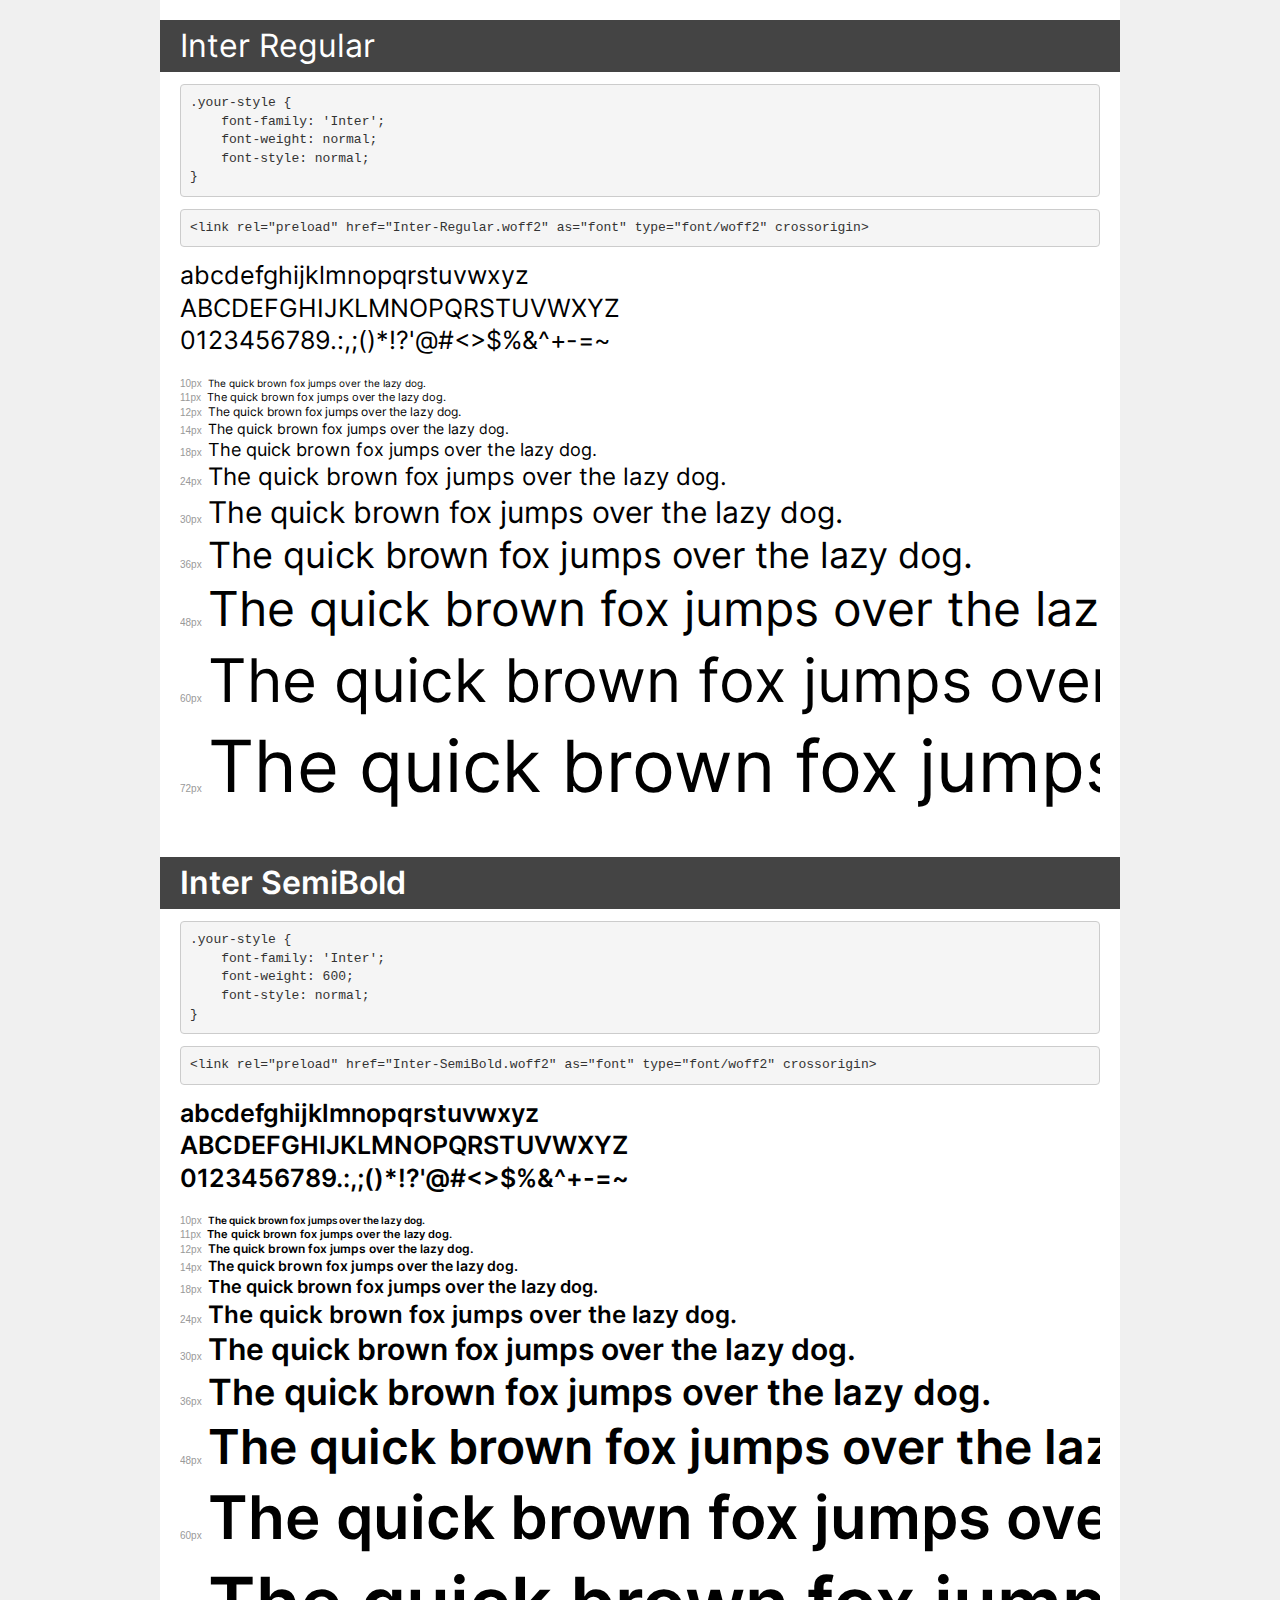
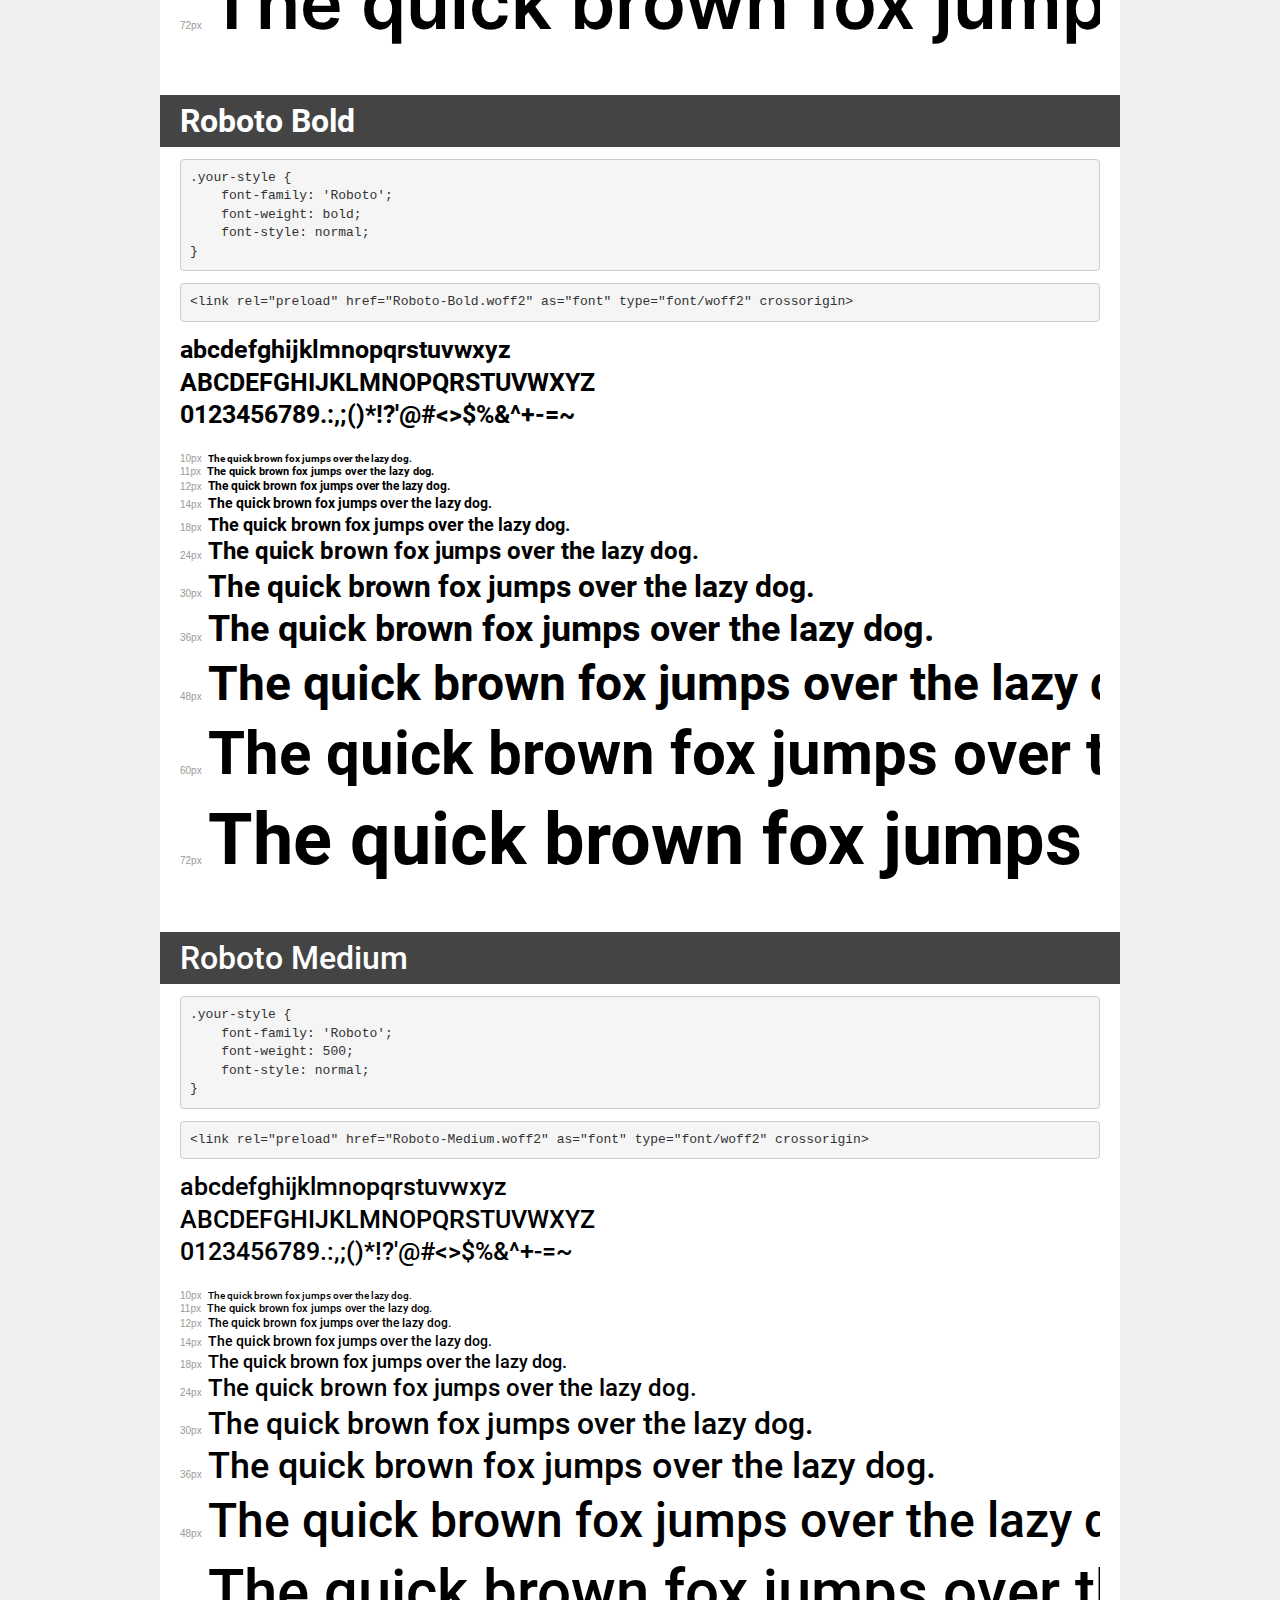
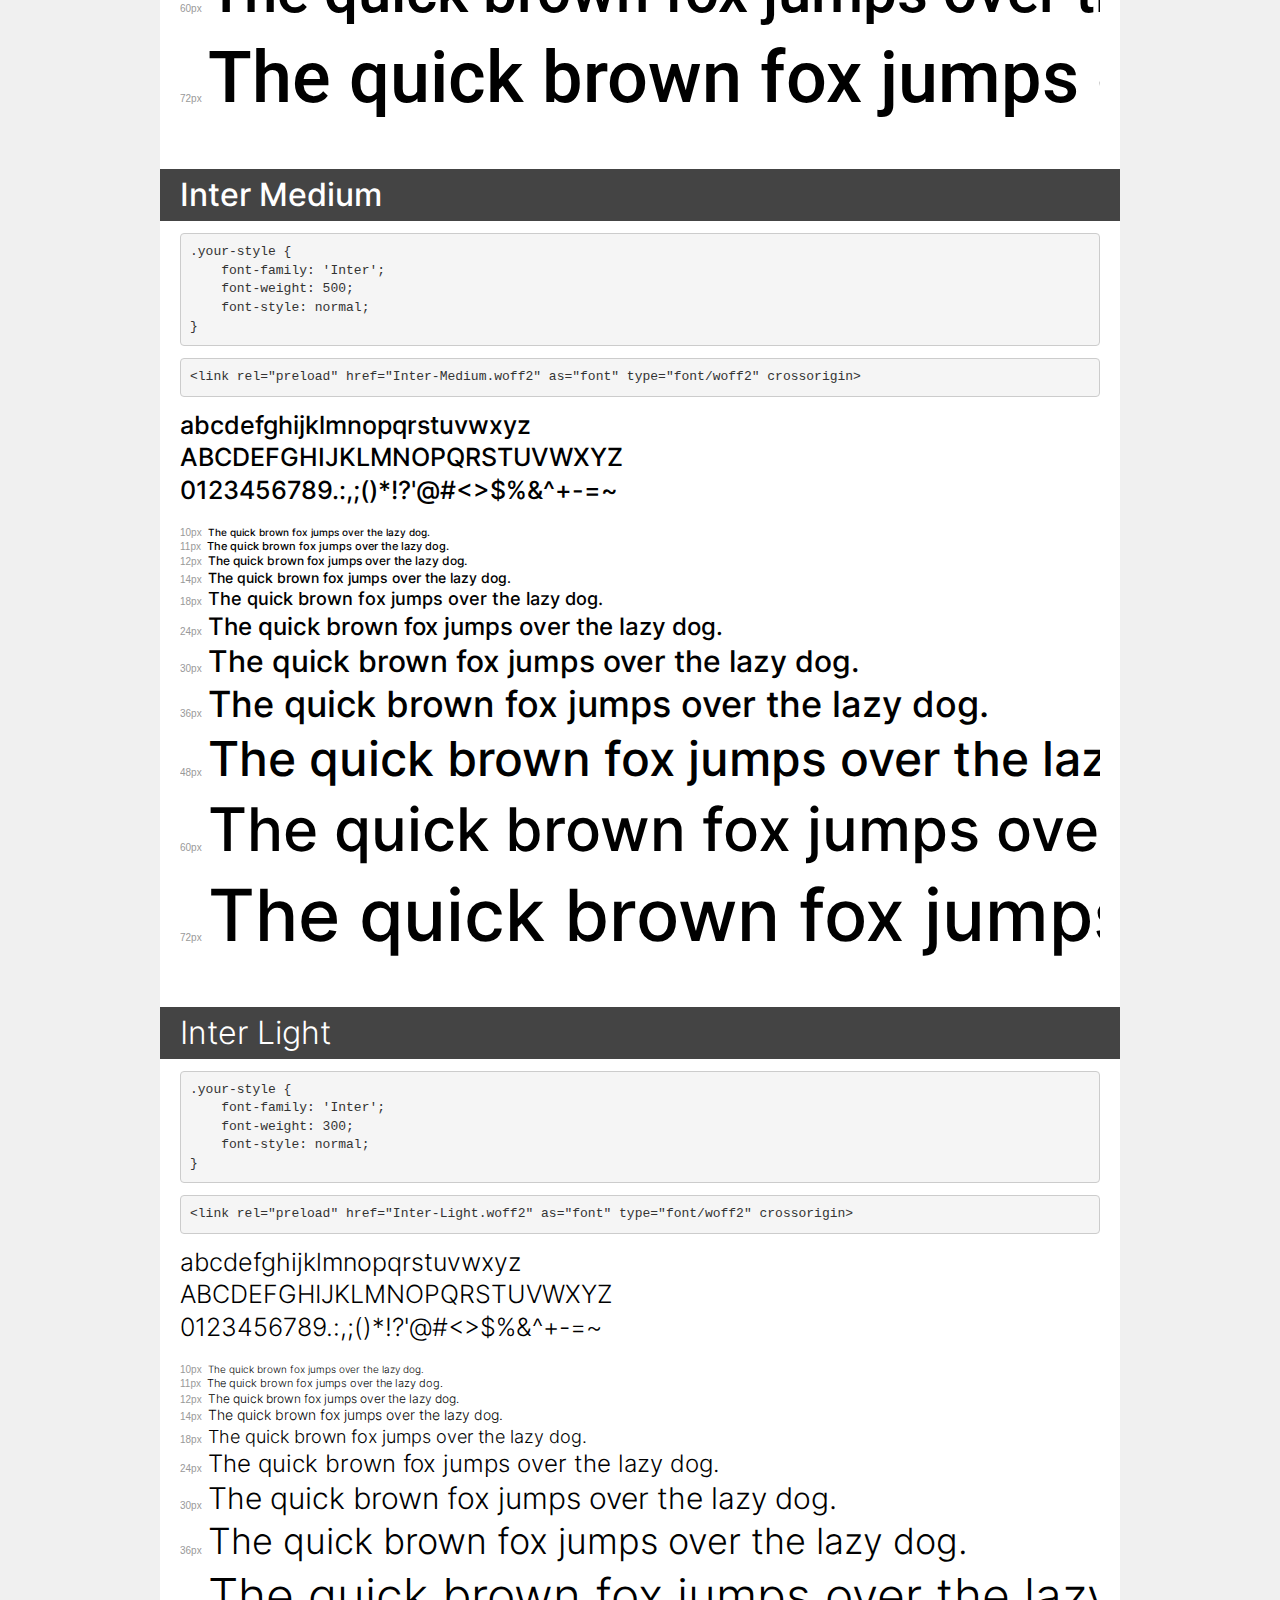
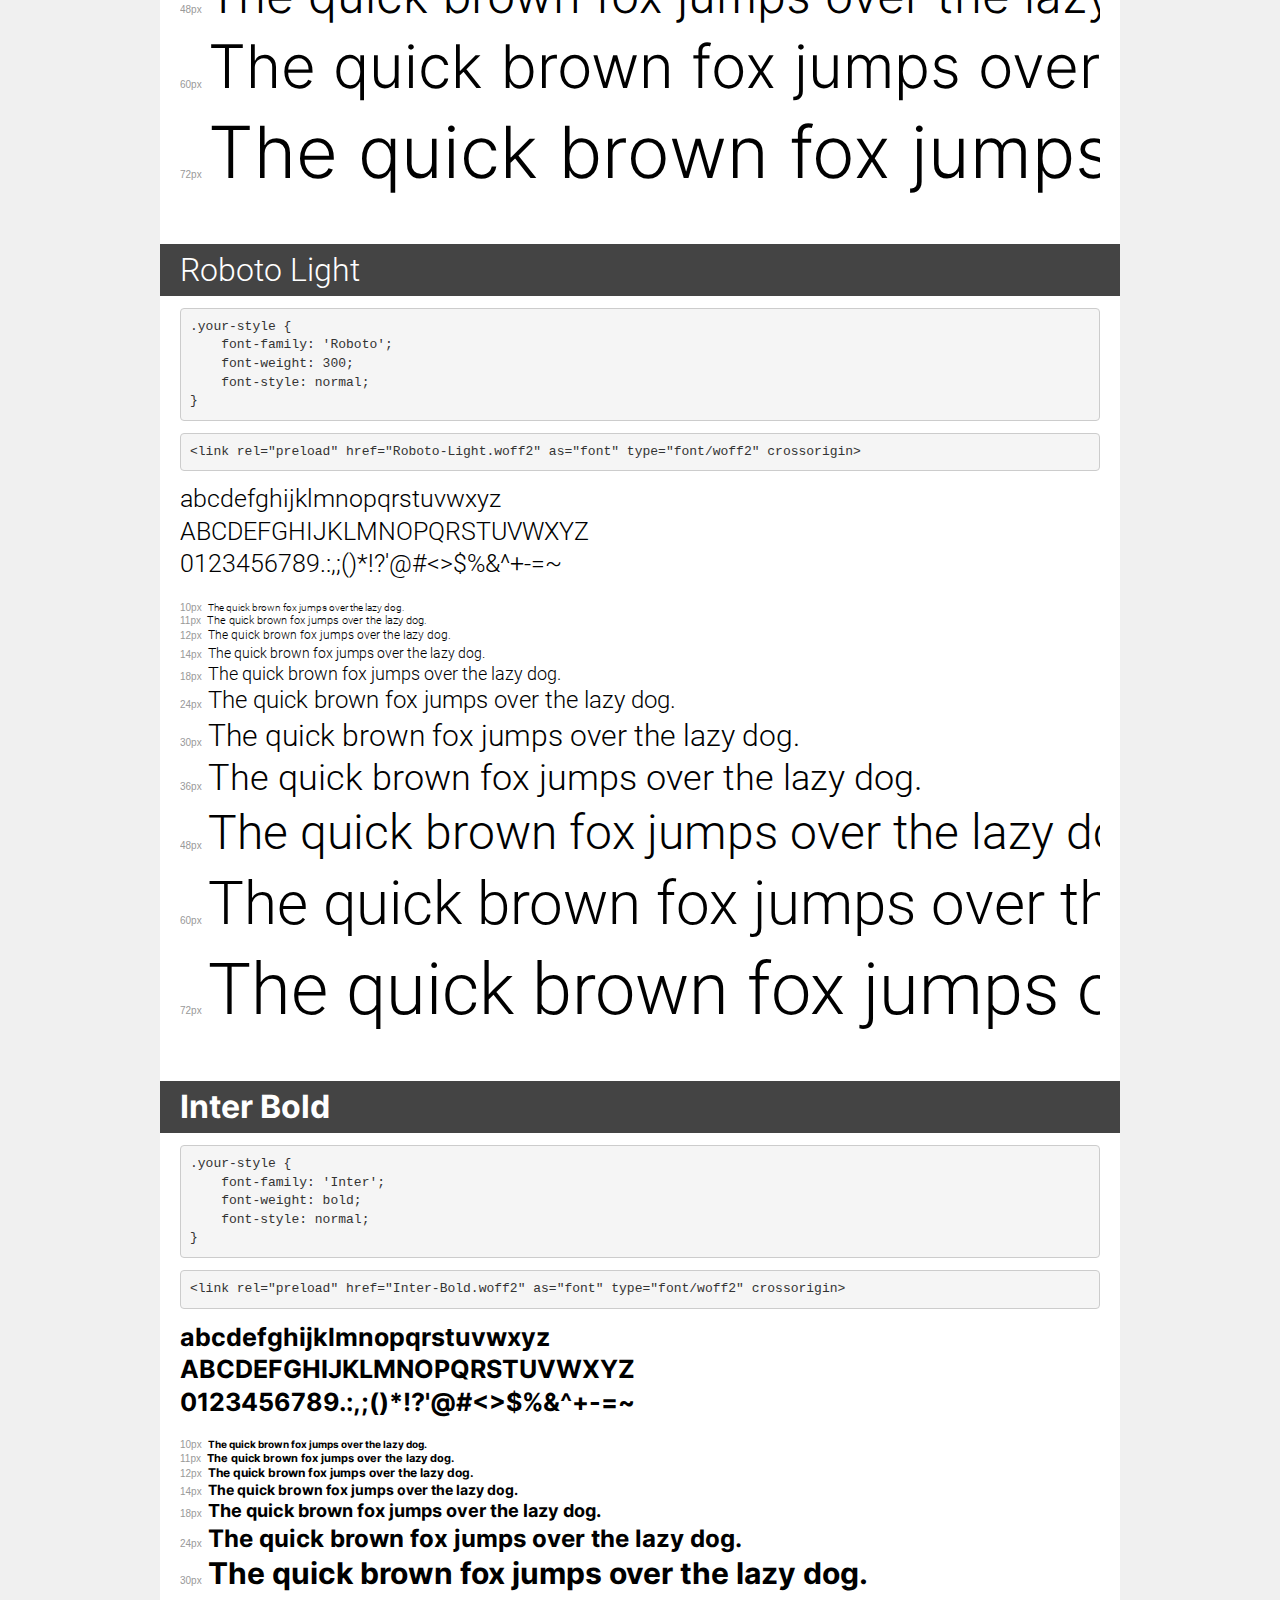
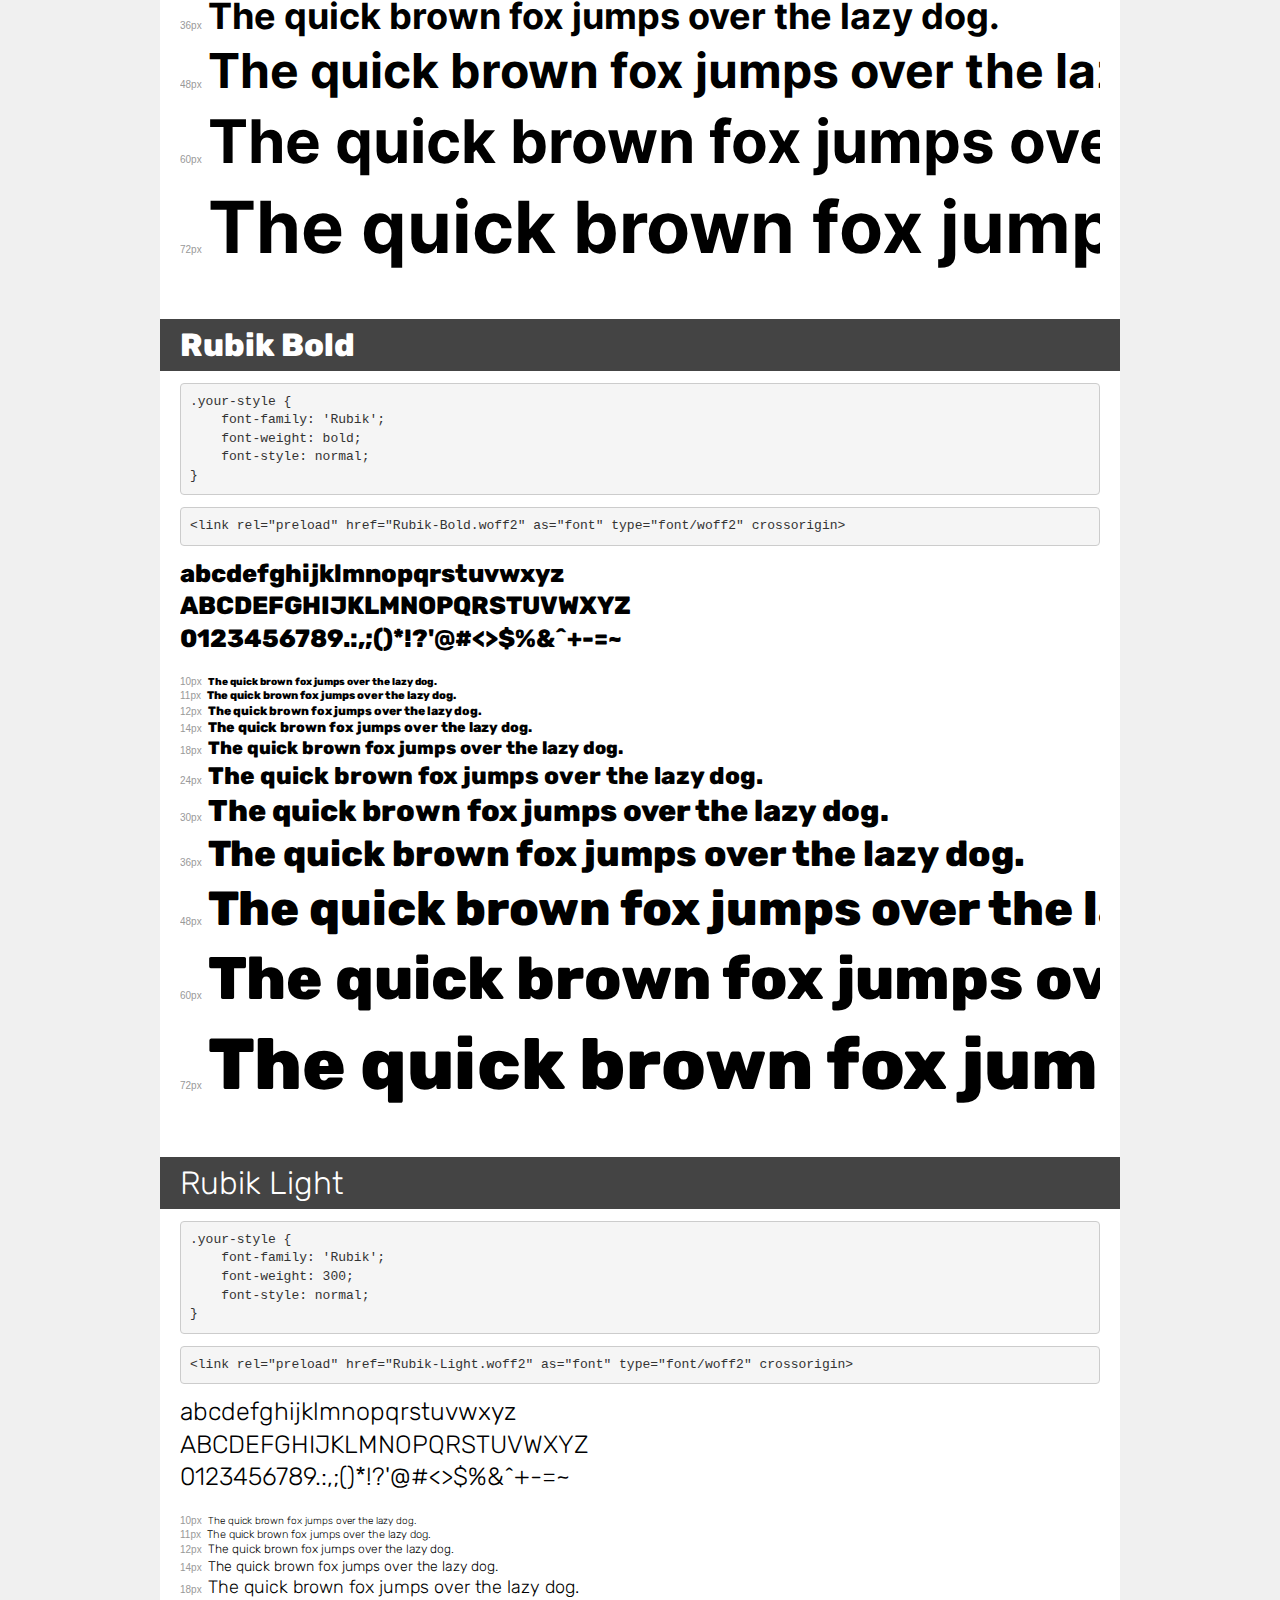
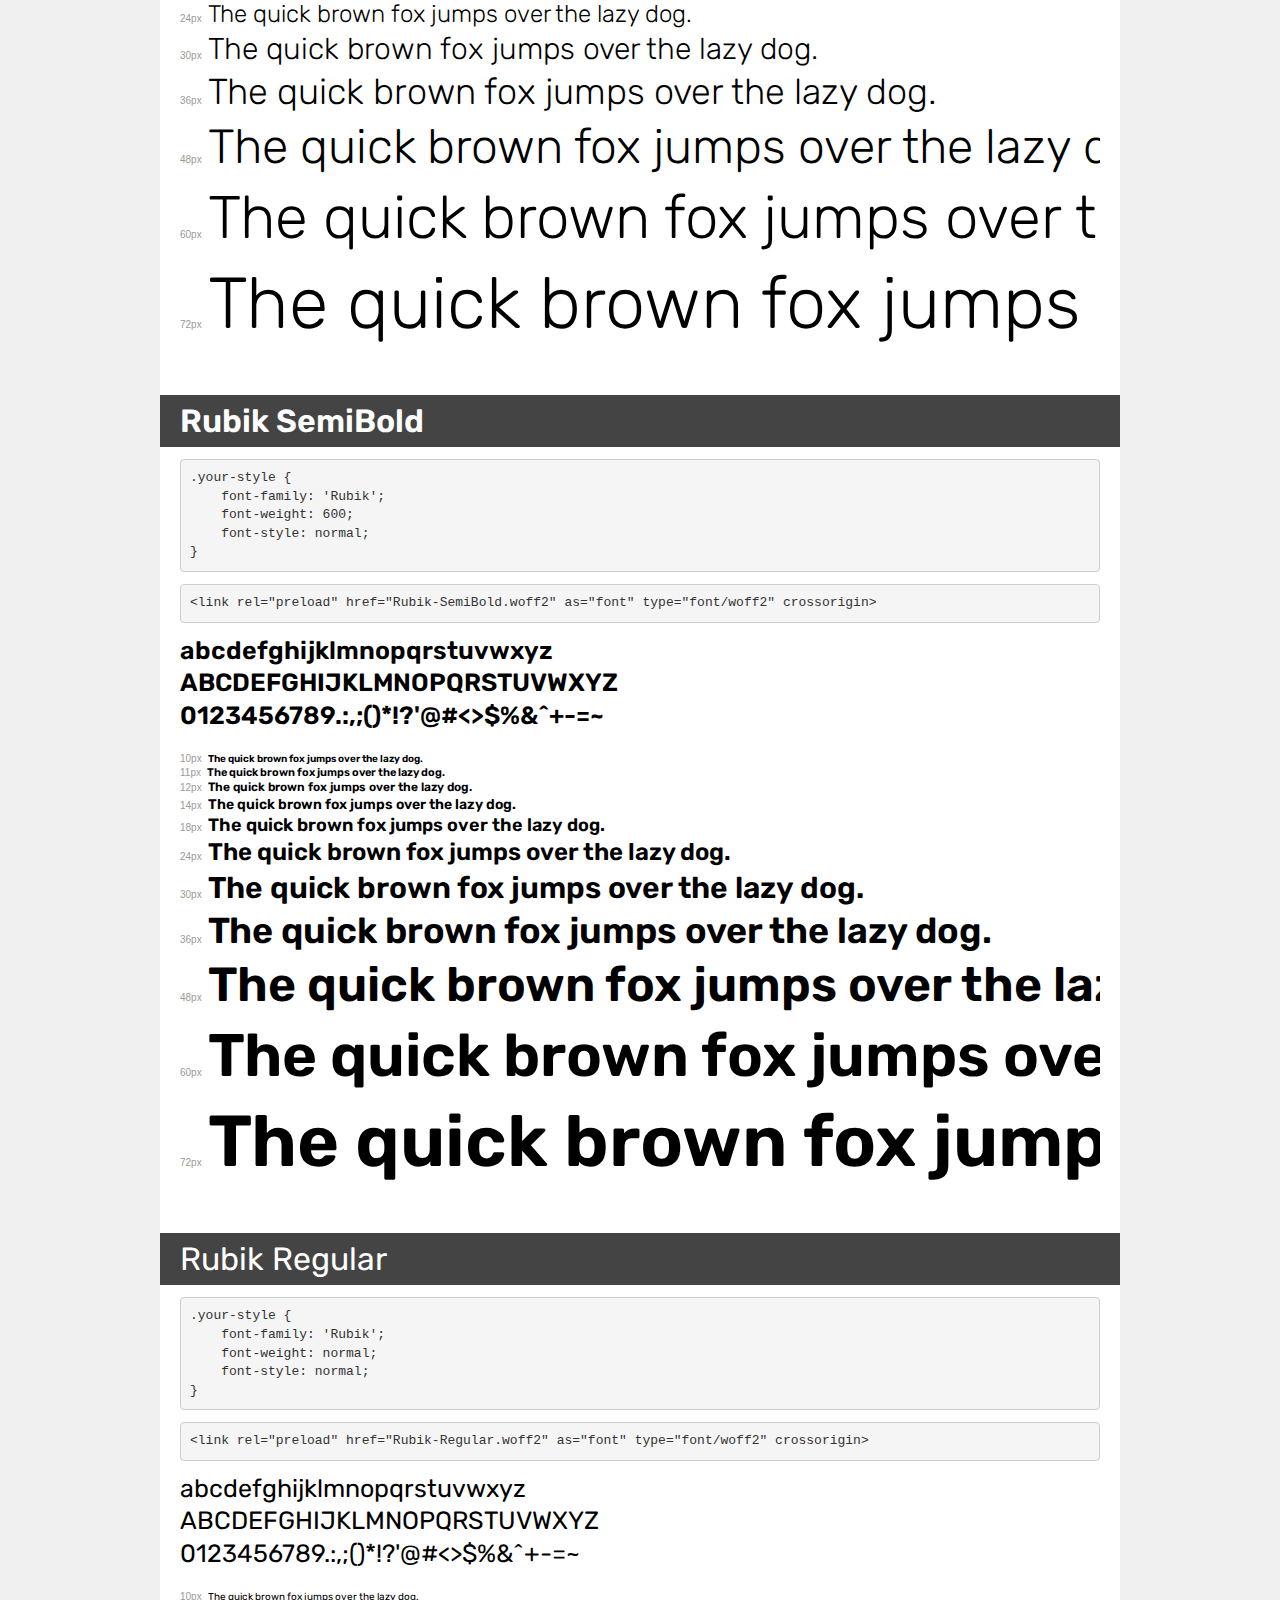
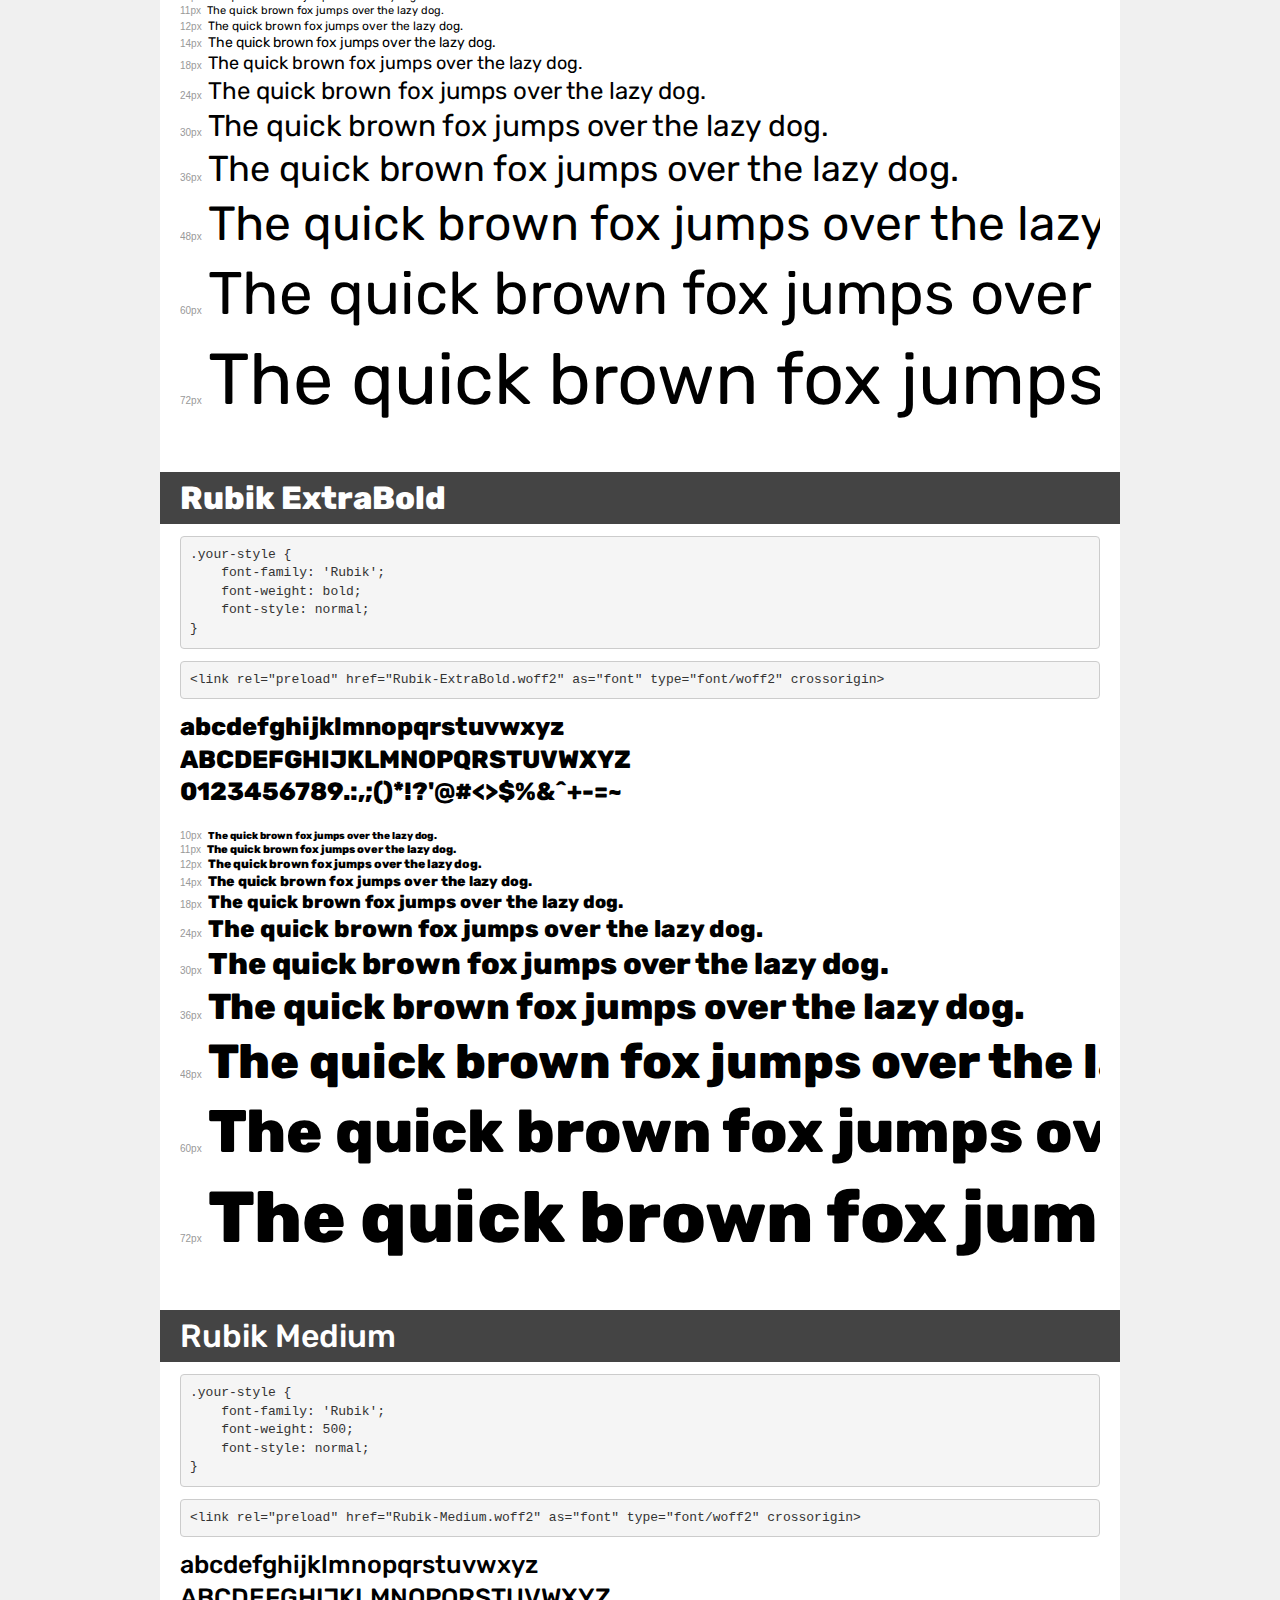
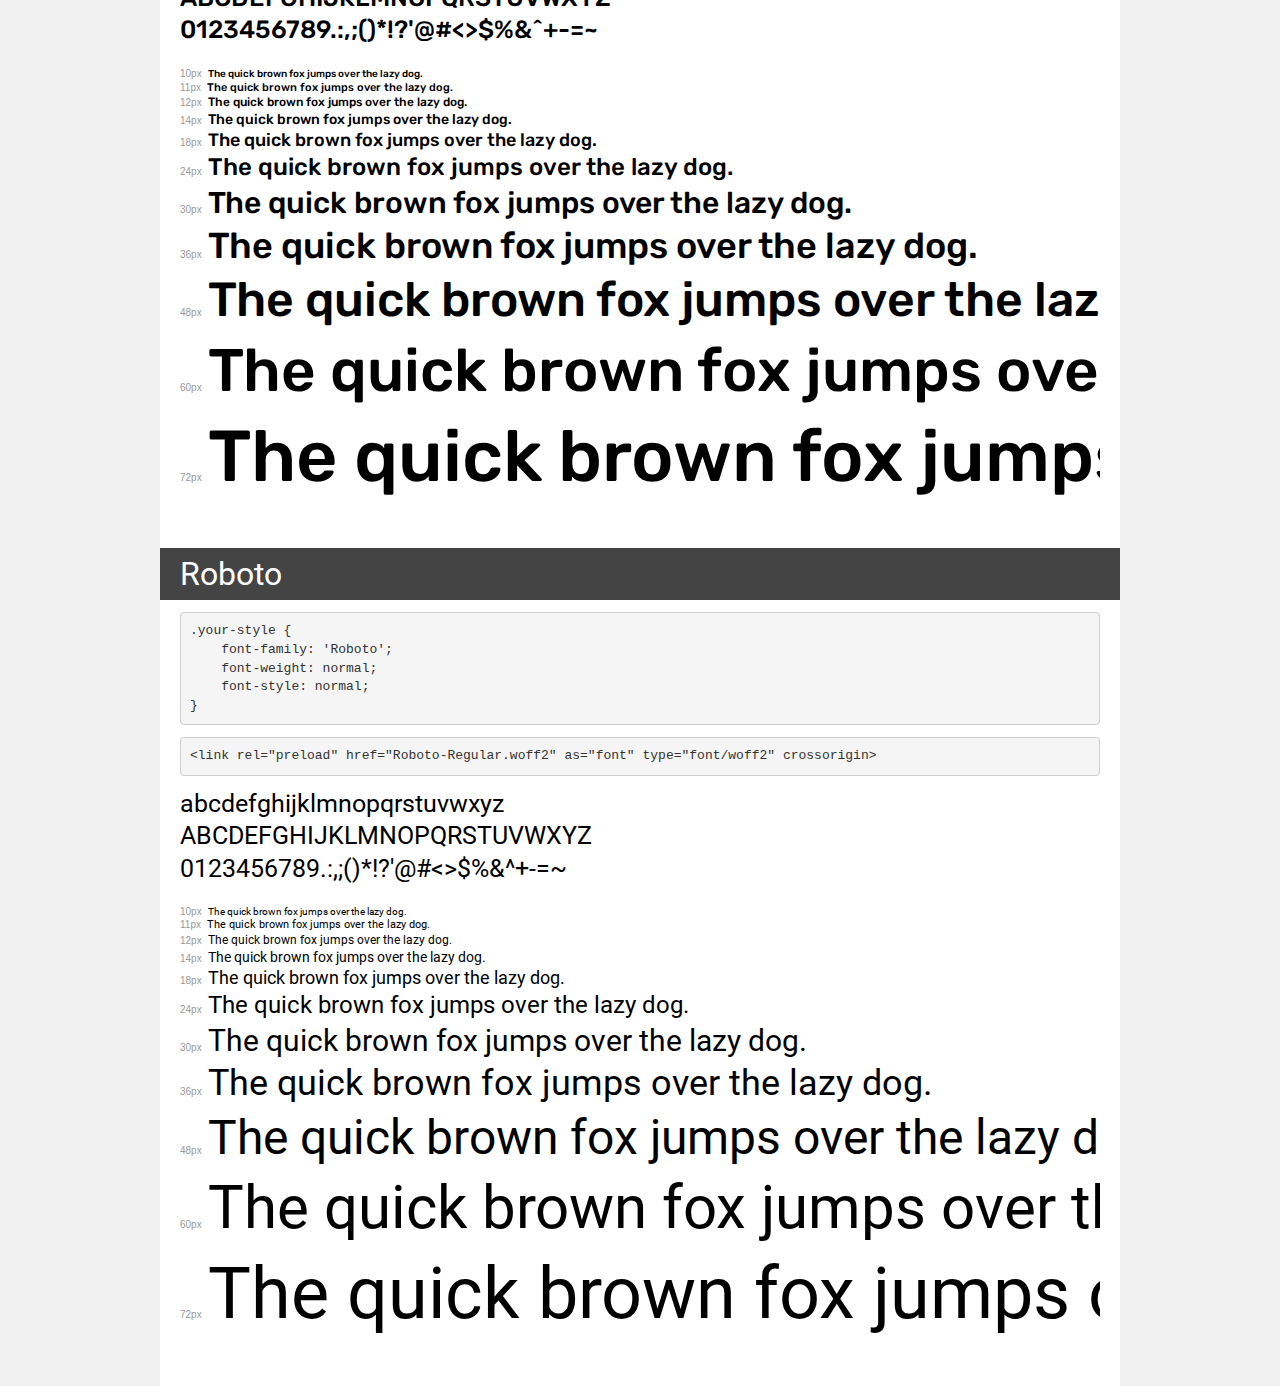
<file: fonts/demo.html>
<!DOCTYPE html>
<html lang="en">
<head>
    <meta charset="utf-8">
    <meta http-equiv="X-UA-Compatible" content="IE=edge">
    <meta name="viewport" content="width=device-width, initial-scale=1">
    <meta name="robots" content="noindex, noarchive">
    <meta name="format-detection" content="telephone=no">
    <title>Transfonter demo</title>
    <link href="stylesheet.css" rel="stylesheet">
    <style>
        /*
        http://meyerweb.com/eric/tools/css/reset/
        v2.0 | 20110126
        License: none (public domain)
        */
        html, body, div, span, applet, object, iframe,
        h1, h2, h3, h4, h5, h6, p, blockquote, pre,
        a, abbr, acronym, address, big, cite, code,
        del, dfn, em, img, ins, kbd, q, s, samp,
        small, strike, strong, sub, sup, tt, var,
        b, u, i, center,
        dl, dt, dd, ol, ul, li,
        fieldset, form, label, legend,
        table, caption, tbody, tfoot, thead, tr, th, td,
        article, aside, canvas, details, embed,
        figure, figcaption, footer, header, hgroup,
        menu, nav, output, ruby, section, summary,
        time, mark, audio, video {
            margin: 0;
            padding: 0;
            border: 0;
            font-size: 100%;
            font: inherit;
            vertical-align: baseline;
        }
        /* HTML5 display-role reset for older browsers */
        article, aside, details, figcaption, figure,
        footer, header, hgroup, menu, nav, section {
            display: block;
        }
        body {
            line-height: 1;
        }
        ol, ul {
            list-style: none;
        }
        blockquote, q {
            quotes: none;
        }
        blockquote:before, blockquote:after,
        q:before, q:after {
            content: '';
            content: none;
        }
        table {
            border-collapse: collapse;
            border-spacing: 0;
        }
        /* demo styles */
        body {
            background: #f0f0f0;
            color: #000;
        }
        .page {
            background: #fff;
            width: 920px;
            margin: 0 auto;
            padding: 20px 20px 0 20px;
            overflow: hidden;
        }
        .font-container {
            overflow-x: auto;
            overflow-y: hidden;
            margin-bottom: 40px;
            line-height: 1.3;
            white-space: nowrap;
            padding-bottom: 5px;
        }
        h1 {
            position: relative;
            background: #444;
            font-size: 32px;
            color: #fff;
            padding: 10px 20px;
            margin: 0 -20px 12px -20px;
        }
        .letters {
            font-size: 25px;
            margin-bottom: 20px;
        }
        .s10:before {
            content: '10px';
        }
        .s11:before {
            content: '11px';
        }
        .s12:before {
            content: '12px';
        }
        .s14:before {
            content: '14px';
        }
        .s18:before {
            content: '18px';
        }
        .s24:before {
            content: '24px';
        }
        .s30:before {
            content: '30px';
        }
        .s36:before {
            content: '36px';
        }
        .s48:before {
            content: '48px';
        }
        .s60:before {
            content: '60px';
        }
        .s72:before {
            content: '72px';
        }
        .s10:before, .s11:before, .s12:before, .s14:before,
        .s18:before, .s24:before, .s30:before, .s36:before,
        .s48:before, .s60:before, .s72:before {
            font-family: Arial, sans-serif;
            font-size: 10px;
            font-weight: normal;
            font-style: normal;
            color: #999;
            padding-right: 6px;
        }
        pre {
            display: block;
            padding: 9px;
            margin: 0 0 12px;
            font-family: Monaco, Menlo, Consolas, "Courier New", monospace;
            font-size: 13px;
            line-height: 1.428571429;
            color: #333;
            font-weight: normal;
            font-style: normal;
            background-color: #f5f5f5;
            border: 1px solid #ccc;
            overflow-x: auto;
            border-radius: 4px;
        }
        /* responsive */
        @media (max-width: 959px) {
            .page {
                width: auto;
                margin: 0;
            }
        }
    </style>
</head>
<body>
<div class="page">
    <div class="demo">
        <h1 style="font-family: 'Inter'; font-weight: normal; font-style: normal;">Inter Regular</h1>
        <pre title="Usage">.your-style {
    font-family: 'Inter';
    font-weight: normal;
    font-style: normal;
}</pre>
        <pre title="Preload (optional)">
&lt;link rel=&quot;preload&quot; href=&quot;Inter-Regular.woff2&quot; as=&quot;font&quot; type=&quot;font/woff2&quot; crossorigin&gt;</pre>
        <div class="font-container" style="font-family: 'Inter'; font-weight: normal; font-style: normal;">
            <p class="letters">
                abcdefghijklmnopqrstuvwxyz<br>
ABCDEFGHIJKLMNOPQRSTUVWXYZ<br>
                0123456789.:,;()*!?'@#&lt;&gt;$%&^+-=~
            </p>
            <p class="s10" style="font-size: 10px;">The quick brown fox jumps over the lazy dog.</p>
            <p class="s11" style="font-size: 11px;">The quick brown fox jumps over the lazy dog.</p>
            <p class="s12" style="font-size: 12px;">The quick brown fox jumps over the lazy dog.</p>
            <p class="s14" style="font-size: 14px;">The quick brown fox jumps over the lazy dog.</p>
            <p class="s18" style="font-size: 18px;">The quick brown fox jumps over the lazy dog.</p>
            <p class="s24" style="font-size: 24px;">The quick brown fox jumps over the lazy dog.</p>
            <p class="s30" style="font-size: 30px;">The quick brown fox jumps over the lazy dog.</p>
            <p class="s36" style="font-size: 36px;">The quick brown fox jumps over the lazy dog.</p>
            <p class="s48" style="font-size: 48px;">The quick brown fox jumps over the lazy dog.</p>
            <p class="s60" style="font-size: 60px;">The quick brown fox jumps over the lazy dog.</p>
            <p class="s72" style="font-size: 72px;">The quick brown fox jumps over the lazy dog.</p>
        </div>
    </div>

    <div class="demo">
        <h1 style="font-family: 'Inter'; font-weight: 600; font-style: normal;">Inter SemiBold</h1>
        <pre title="Usage">.your-style {
    font-family: 'Inter';
    font-weight: 600;
    font-style: normal;
}</pre>
        <pre title="Preload (optional)">
&lt;link rel=&quot;preload&quot; href=&quot;Inter-SemiBold.woff2&quot; as=&quot;font&quot; type=&quot;font/woff2&quot; crossorigin&gt;</pre>
        <div class="font-container" style="font-family: 'Inter'; font-weight: 600; font-style: normal;">
            <p class="letters">
                abcdefghijklmnopqrstuvwxyz<br>
ABCDEFGHIJKLMNOPQRSTUVWXYZ<br>
                0123456789.:,;()*!?'@#&lt;&gt;$%&^+-=~
            </p>
            <p class="s10" style="font-size: 10px;">The quick brown fox jumps over the lazy dog.</p>
            <p class="s11" style="font-size: 11px;">The quick brown fox jumps over the lazy dog.</p>
            <p class="s12" style="font-size: 12px;">The quick brown fox jumps over the lazy dog.</p>
            <p class="s14" style="font-size: 14px;">The quick brown fox jumps over the lazy dog.</p>
            <p class="s18" style="font-size: 18px;">The quick brown fox jumps over the lazy dog.</p>
            <p class="s24" style="font-size: 24px;">The quick brown fox jumps over the lazy dog.</p>
            <p class="s30" style="font-size: 30px;">The quick brown fox jumps over the lazy dog.</p>
            <p class="s36" style="font-size: 36px;">The quick brown fox jumps over the lazy dog.</p>
            <p class="s48" style="font-size: 48px;">The quick brown fox jumps over the lazy dog.</p>
            <p class="s60" style="font-size: 60px;">The quick brown fox jumps over the lazy dog.</p>
            <p class="s72" style="font-size: 72px;">The quick brown fox jumps over the lazy dog.</p>
        </div>
    </div>

    <div class="demo">
        <h1 style="font-family: 'Roboto'; font-weight: bold; font-style: normal;">Roboto Bold</h1>
        <pre title="Usage">.your-style {
    font-family: 'Roboto';
    font-weight: bold;
    font-style: normal;
}</pre>
        <pre title="Preload (optional)">
&lt;link rel=&quot;preload&quot; href=&quot;Roboto-Bold.woff2&quot; as=&quot;font&quot; type=&quot;font/woff2&quot; crossorigin&gt;</pre>
        <div class="font-container" style="font-family: 'Roboto'; font-weight: bold; font-style: normal;">
            <p class="letters">
                abcdefghijklmnopqrstuvwxyz<br>
ABCDEFGHIJKLMNOPQRSTUVWXYZ<br>
                0123456789.:,;()*!?'@#&lt;&gt;$%&^+-=~
            </p>
            <p class="s10" style="font-size: 10px;">The quick brown fox jumps over the lazy dog.</p>
            <p class="s11" style="font-size: 11px;">The quick brown fox jumps over the lazy dog.</p>
            <p class="s12" style="font-size: 12px;">The quick brown fox jumps over the lazy dog.</p>
            <p class="s14" style="font-size: 14px;">The quick brown fox jumps over the lazy dog.</p>
            <p class="s18" style="font-size: 18px;">The quick brown fox jumps over the lazy dog.</p>
            <p class="s24" style="font-size: 24px;">The quick brown fox jumps over the lazy dog.</p>
            <p class="s30" style="font-size: 30px;">The quick brown fox jumps over the lazy dog.</p>
            <p class="s36" style="font-size: 36px;">The quick brown fox jumps over the lazy dog.</p>
            <p class="s48" style="font-size: 48px;">The quick brown fox jumps over the lazy dog.</p>
            <p class="s60" style="font-size: 60px;">The quick brown fox jumps over the lazy dog.</p>
            <p class="s72" style="font-size: 72px;">The quick brown fox jumps over the lazy dog.</p>
        </div>
    </div>

    <div class="demo">
        <h1 style="font-family: 'Roboto'; font-weight: 500; font-style: normal;">Roboto Medium</h1>
        <pre title="Usage">.your-style {
    font-family: 'Roboto';
    font-weight: 500;
    font-style: normal;
}</pre>
        <pre title="Preload (optional)">
&lt;link rel=&quot;preload&quot; href=&quot;Roboto-Medium.woff2&quot; as=&quot;font&quot; type=&quot;font/woff2&quot; crossorigin&gt;</pre>
        <div class="font-container" style="font-family: 'Roboto'; font-weight: 500; font-style: normal;">
            <p class="letters">
                abcdefghijklmnopqrstuvwxyz<br>
ABCDEFGHIJKLMNOPQRSTUVWXYZ<br>
                0123456789.:,;()*!?'@#&lt;&gt;$%&^+-=~
            </p>
            <p class="s10" style="font-size: 10px;">The quick brown fox jumps over the lazy dog.</p>
            <p class="s11" style="font-size: 11px;">The quick brown fox jumps over the lazy dog.</p>
            <p class="s12" style="font-size: 12px;">The quick brown fox jumps over the lazy dog.</p>
            <p class="s14" style="font-size: 14px;">The quick brown fox jumps over the lazy dog.</p>
            <p class="s18" style="font-size: 18px;">The quick brown fox jumps over the lazy dog.</p>
            <p class="s24" style="font-size: 24px;">The quick brown fox jumps over the lazy dog.</p>
            <p class="s30" style="font-size: 30px;">The quick brown fox jumps over the lazy dog.</p>
            <p class="s36" style="font-size: 36px;">The quick brown fox jumps over the lazy dog.</p>
            <p class="s48" style="font-size: 48px;">The quick brown fox jumps over the lazy dog.</p>
            <p class="s60" style="font-size: 60px;">The quick brown fox jumps over the lazy dog.</p>
            <p class="s72" style="font-size: 72px;">The quick brown fox jumps over the lazy dog.</p>
        </div>
    </div>

    <div class="demo">
        <h1 style="font-family: 'Inter'; font-weight: 500; font-style: normal;">Inter Medium</h1>
        <pre title="Usage">.your-style {
    font-family: 'Inter';
    font-weight: 500;
    font-style: normal;
}</pre>
        <pre title="Preload (optional)">
&lt;link rel=&quot;preload&quot; href=&quot;Inter-Medium.woff2&quot; as=&quot;font&quot; type=&quot;font/woff2&quot; crossorigin&gt;</pre>
        <div class="font-container" style="font-family: 'Inter'; font-weight: 500; font-style: normal;">
            <p class="letters">
                abcdefghijklmnopqrstuvwxyz<br>
ABCDEFGHIJKLMNOPQRSTUVWXYZ<br>
                0123456789.:,;()*!?'@#&lt;&gt;$%&^+-=~
            </p>
            <p class="s10" style="font-size: 10px;">The quick brown fox jumps over the lazy dog.</p>
            <p class="s11" style="font-size: 11px;">The quick brown fox jumps over the lazy dog.</p>
            <p class="s12" style="font-size: 12px;">The quick brown fox jumps over the lazy dog.</p>
            <p class="s14" style="font-size: 14px;">The quick brown fox jumps over the lazy dog.</p>
            <p class="s18" style="font-size: 18px;">The quick brown fox jumps over the lazy dog.</p>
            <p class="s24" style="font-size: 24px;">The quick brown fox jumps over the lazy dog.</p>
            <p class="s30" style="font-size: 30px;">The quick brown fox jumps over the lazy dog.</p>
            <p class="s36" style="font-size: 36px;">The quick brown fox jumps over the lazy dog.</p>
            <p class="s48" style="font-size: 48px;">The quick brown fox jumps over the lazy dog.</p>
            <p class="s60" style="font-size: 60px;">The quick brown fox jumps over the lazy dog.</p>
            <p class="s72" style="font-size: 72px;">The quick brown fox jumps over the lazy dog.</p>
        </div>
    </div>

    <div class="demo">
        <h1 style="font-family: 'Inter'; font-weight: 300; font-style: normal;">Inter Light</h1>
        <pre title="Usage">.your-style {
    font-family: 'Inter';
    font-weight: 300;
    font-style: normal;
}</pre>
        <pre title="Preload (optional)">
&lt;link rel=&quot;preload&quot; href=&quot;Inter-Light.woff2&quot; as=&quot;font&quot; type=&quot;font/woff2&quot; crossorigin&gt;</pre>
        <div class="font-container" style="font-family: 'Inter'; font-weight: 300; font-style: normal;">
            <p class="letters">
                abcdefghijklmnopqrstuvwxyz<br>
ABCDEFGHIJKLMNOPQRSTUVWXYZ<br>
                0123456789.:,;()*!?'@#&lt;&gt;$%&^+-=~
            </p>
            <p class="s10" style="font-size: 10px;">The quick brown fox jumps over the lazy dog.</p>
            <p class="s11" style="font-size: 11px;">The quick brown fox jumps over the lazy dog.</p>
            <p class="s12" style="font-size: 12px;">The quick brown fox jumps over the lazy dog.</p>
            <p class="s14" style="font-size: 14px;">The quick brown fox jumps over the lazy dog.</p>
            <p class="s18" style="font-size: 18px;">The quick brown fox jumps over the lazy dog.</p>
            <p class="s24" style="font-size: 24px;">The quick brown fox jumps over the lazy dog.</p>
            <p class="s30" style="font-size: 30px;">The quick brown fox jumps over the lazy dog.</p>
            <p class="s36" style="font-size: 36px;">The quick brown fox jumps over the lazy dog.</p>
            <p class="s48" style="font-size: 48px;">The quick brown fox jumps over the lazy dog.</p>
            <p class="s60" style="font-size: 60px;">The quick brown fox jumps over the lazy dog.</p>
            <p class="s72" style="font-size: 72px;">The quick brown fox jumps over the lazy dog.</p>
        </div>
    </div>

    <div class="demo">
        <h1 style="font-family: 'Roboto'; font-weight: 300; font-style: normal;">Roboto Light</h1>
        <pre title="Usage">.your-style {
    font-family: 'Roboto';
    font-weight: 300;
    font-style: normal;
}</pre>
        <pre title="Preload (optional)">
&lt;link rel=&quot;preload&quot; href=&quot;Roboto-Light.woff2&quot; as=&quot;font&quot; type=&quot;font/woff2&quot; crossorigin&gt;</pre>
        <div class="font-container" style="font-family: 'Roboto'; font-weight: 300; font-style: normal;">
            <p class="letters">
                abcdefghijklmnopqrstuvwxyz<br>
ABCDEFGHIJKLMNOPQRSTUVWXYZ<br>
                0123456789.:,;()*!?'@#&lt;&gt;$%&^+-=~
            </p>
            <p class="s10" style="font-size: 10px;">The quick brown fox jumps over the lazy dog.</p>
            <p class="s11" style="font-size: 11px;">The quick brown fox jumps over the lazy dog.</p>
            <p class="s12" style="font-size: 12px;">The quick brown fox jumps over the lazy dog.</p>
            <p class="s14" style="font-size: 14px;">The quick brown fox jumps over the lazy dog.</p>
            <p class="s18" style="font-size: 18px;">The quick brown fox jumps over the lazy dog.</p>
            <p class="s24" style="font-size: 24px;">The quick brown fox jumps over the lazy dog.</p>
            <p class="s30" style="font-size: 30px;">The quick brown fox jumps over the lazy dog.</p>
            <p class="s36" style="font-size: 36px;">The quick brown fox jumps over the lazy dog.</p>
            <p class="s48" style="font-size: 48px;">The quick brown fox jumps over the lazy dog.</p>
            <p class="s60" style="font-size: 60px;">The quick brown fox jumps over the lazy dog.</p>
            <p class="s72" style="font-size: 72px;">The quick brown fox jumps over the lazy dog.</p>
        </div>
    </div>

    <div class="demo">
        <h1 style="font-family: 'Inter'; font-weight: bold; font-style: normal;">Inter Bold</h1>
        <pre title="Usage">.your-style {
    font-family: 'Inter';
    font-weight: bold;
    font-style: normal;
}</pre>
        <pre title="Preload (optional)">
&lt;link rel=&quot;preload&quot; href=&quot;Inter-Bold.woff2&quot; as=&quot;font&quot; type=&quot;font/woff2&quot; crossorigin&gt;</pre>
        <div class="font-container" style="font-family: 'Inter'; font-weight: bold; font-style: normal;">
            <p class="letters">
                abcdefghijklmnopqrstuvwxyz<br>
ABCDEFGHIJKLMNOPQRSTUVWXYZ<br>
                0123456789.:,;()*!?'@#&lt;&gt;$%&^+-=~
            </p>
            <p class="s10" style="font-size: 10px;">The quick brown fox jumps over the lazy dog.</p>
            <p class="s11" style="font-size: 11px;">The quick brown fox jumps over the lazy dog.</p>
            <p class="s12" style="font-size: 12px;">The quick brown fox jumps over the lazy dog.</p>
            <p class="s14" style="font-size: 14px;">The quick brown fox jumps over the lazy dog.</p>
            <p class="s18" style="font-size: 18px;">The quick brown fox jumps over the lazy dog.</p>
            <p class="s24" style="font-size: 24px;">The quick brown fox jumps over the lazy dog.</p>
            <p class="s30" style="font-size: 30px;">The quick brown fox jumps over the lazy dog.</p>
            <p class="s36" style="font-size: 36px;">The quick brown fox jumps over the lazy dog.</p>
            <p class="s48" style="font-size: 48px;">The quick brown fox jumps over the lazy dog.</p>
            <p class="s60" style="font-size: 60px;">The quick brown fox jumps over the lazy dog.</p>
            <p class="s72" style="font-size: 72px;">The quick brown fox jumps over the lazy dog.</p>
        </div>
    </div>

    <div class="demo">
        <h1 style="font-family: 'Rubik'; font-weight: bold; font-style: normal;">Rubik Bold</h1>
        <pre title="Usage">.your-style {
    font-family: 'Rubik';
    font-weight: bold;
    font-style: normal;
}</pre>
        <pre title="Preload (optional)">
&lt;link rel=&quot;preload&quot; href=&quot;Rubik-Bold.woff2&quot; as=&quot;font&quot; type=&quot;font/woff2&quot; crossorigin&gt;</pre>
        <div class="font-container" style="font-family: 'Rubik'; font-weight: bold; font-style: normal;">
            <p class="letters">
                abcdefghijklmnopqrstuvwxyz<br>
ABCDEFGHIJKLMNOPQRSTUVWXYZ<br>
                0123456789.:,;()*!?'@#&lt;&gt;$%&^+-=~
            </p>
            <p class="s10" style="font-size: 10px;">The quick brown fox jumps over the lazy dog.</p>
            <p class="s11" style="font-size: 11px;">The quick brown fox jumps over the lazy dog.</p>
            <p class="s12" style="font-size: 12px;">The quick brown fox jumps over the lazy dog.</p>
            <p class="s14" style="font-size: 14px;">The quick brown fox jumps over the lazy dog.</p>
            <p class="s18" style="font-size: 18px;">The quick brown fox jumps over the lazy dog.</p>
            <p class="s24" style="font-size: 24px;">The quick brown fox jumps over the lazy dog.</p>
            <p class="s30" style="font-size: 30px;">The quick brown fox jumps over the lazy dog.</p>
            <p class="s36" style="font-size: 36px;">The quick brown fox jumps over the lazy dog.</p>
            <p class="s48" style="font-size: 48px;">The quick brown fox jumps over the lazy dog.</p>
            <p class="s60" style="font-size: 60px;">The quick brown fox jumps over the lazy dog.</p>
            <p class="s72" style="font-size: 72px;">The quick brown fox jumps over the lazy dog.</p>
        </div>
    </div>

    <div class="demo">
        <h1 style="font-family: 'Rubik'; font-weight: 300; font-style: normal;">Rubik Light</h1>
        <pre title="Usage">.your-style {
    font-family: 'Rubik';
    font-weight: 300;
    font-style: normal;
}</pre>
        <pre title="Preload (optional)">
&lt;link rel=&quot;preload&quot; href=&quot;Rubik-Light.woff2&quot; as=&quot;font&quot; type=&quot;font/woff2&quot; crossorigin&gt;</pre>
        <div class="font-container" style="font-family: 'Rubik'; font-weight: 300; font-style: normal;">
            <p class="letters">
                abcdefghijklmnopqrstuvwxyz<br>
ABCDEFGHIJKLMNOPQRSTUVWXYZ<br>
                0123456789.:,;()*!?'@#&lt;&gt;$%&^+-=~
            </p>
            <p class="s10" style="font-size: 10px;">The quick brown fox jumps over the lazy dog.</p>
            <p class="s11" style="font-size: 11px;">The quick brown fox jumps over the lazy dog.</p>
            <p class="s12" style="font-size: 12px;">The quick brown fox jumps over the lazy dog.</p>
            <p class="s14" style="font-size: 14px;">The quick brown fox jumps over the lazy dog.</p>
            <p class="s18" style="font-size: 18px;">The quick brown fox jumps over the lazy dog.</p>
            <p class="s24" style="font-size: 24px;">The quick brown fox jumps over the lazy dog.</p>
            <p class="s30" style="font-size: 30px;">The quick brown fox jumps over the lazy dog.</p>
            <p class="s36" style="font-size: 36px;">The quick brown fox jumps over the lazy dog.</p>
            <p class="s48" style="font-size: 48px;">The quick brown fox jumps over the lazy dog.</p>
            <p class="s60" style="font-size: 60px;">The quick brown fox jumps over the lazy dog.</p>
            <p class="s72" style="font-size: 72px;">The quick brown fox jumps over the lazy dog.</p>
        </div>
    </div>

    <div class="demo">
        <h1 style="font-family: 'Rubik'; font-weight: 600; font-style: normal;">Rubik SemiBold</h1>
        <pre title="Usage">.your-style {
    font-family: 'Rubik';
    font-weight: 600;
    font-style: normal;
}</pre>
        <pre title="Preload (optional)">
&lt;link rel=&quot;preload&quot; href=&quot;Rubik-SemiBold.woff2&quot; as=&quot;font&quot; type=&quot;font/woff2&quot; crossorigin&gt;</pre>
        <div class="font-container" style="font-family: 'Rubik'; font-weight: 600; font-style: normal;">
            <p class="letters">
                abcdefghijklmnopqrstuvwxyz<br>
ABCDEFGHIJKLMNOPQRSTUVWXYZ<br>
                0123456789.:,;()*!?'@#&lt;&gt;$%&^+-=~
            </p>
            <p class="s10" style="font-size: 10px;">The quick brown fox jumps over the lazy dog.</p>
            <p class="s11" style="font-size: 11px;">The quick brown fox jumps over the lazy dog.</p>
            <p class="s12" style="font-size: 12px;">The quick brown fox jumps over the lazy dog.</p>
            <p class="s14" style="font-size: 14px;">The quick brown fox jumps over the lazy dog.</p>
            <p class="s18" style="font-size: 18px;">The quick brown fox jumps over the lazy dog.</p>
            <p class="s24" style="font-size: 24px;">The quick brown fox jumps over the lazy dog.</p>
            <p class="s30" style="font-size: 30px;">The quick brown fox jumps over the lazy dog.</p>
            <p class="s36" style="font-size: 36px;">The quick brown fox jumps over the lazy dog.</p>
            <p class="s48" style="font-size: 48px;">The quick brown fox jumps over the lazy dog.</p>
            <p class="s60" style="font-size: 60px;">The quick brown fox jumps over the lazy dog.</p>
            <p class="s72" style="font-size: 72px;">The quick brown fox jumps over the lazy dog.</p>
        </div>
    </div>

    <div class="demo">
        <h1 style="font-family: 'Rubik'; font-weight: normal; font-style: normal;">Rubik Regular</h1>
        <pre title="Usage">.your-style {
    font-family: 'Rubik';
    font-weight: normal;
    font-style: normal;
}</pre>
        <pre title="Preload (optional)">
&lt;link rel=&quot;preload&quot; href=&quot;Rubik-Regular.woff2&quot; as=&quot;font&quot; type=&quot;font/woff2&quot; crossorigin&gt;</pre>
        <div class="font-container" style="font-family: 'Rubik'; font-weight: normal; font-style: normal;">
            <p class="letters">
                abcdefghijklmnopqrstuvwxyz<br>
ABCDEFGHIJKLMNOPQRSTUVWXYZ<br>
                0123456789.:,;()*!?'@#&lt;&gt;$%&^+-=~
            </p>
            <p class="s10" style="font-size: 10px;">The quick brown fox jumps over the lazy dog.</p>
            <p class="s11" style="font-size: 11px;">The quick brown fox jumps over the lazy dog.</p>
            <p class="s12" style="font-size: 12px;">The quick brown fox jumps over the lazy dog.</p>
            <p class="s14" style="font-size: 14px;">The quick brown fox jumps over the lazy dog.</p>
            <p class="s18" style="font-size: 18px;">The quick brown fox jumps over the lazy dog.</p>
            <p class="s24" style="font-size: 24px;">The quick brown fox jumps over the lazy dog.</p>
            <p class="s30" style="font-size: 30px;">The quick brown fox jumps over the lazy dog.</p>
            <p class="s36" style="font-size: 36px;">The quick brown fox jumps over the lazy dog.</p>
            <p class="s48" style="font-size: 48px;">The quick brown fox jumps over the lazy dog.</p>
            <p class="s60" style="font-size: 60px;">The quick brown fox jumps over the lazy dog.</p>
            <p class="s72" style="font-size: 72px;">The quick brown fox jumps over the lazy dog.</p>
        </div>
    </div>

    <div class="demo">
        <h1 style="font-family: 'Rubik'; font-weight: bold; font-style: normal;">Rubik ExtraBold</h1>
        <pre title="Usage">.your-style {
    font-family: 'Rubik';
    font-weight: bold;
    font-style: normal;
}</pre>
        <pre title="Preload (optional)">
&lt;link rel=&quot;preload&quot; href=&quot;Rubik-ExtraBold.woff2&quot; as=&quot;font&quot; type=&quot;font/woff2&quot; crossorigin&gt;</pre>
        <div class="font-container" style="font-family: 'Rubik'; font-weight: bold; font-style: normal;">
            <p class="letters">
                abcdefghijklmnopqrstuvwxyz<br>
ABCDEFGHIJKLMNOPQRSTUVWXYZ<br>
                0123456789.:,;()*!?'@#&lt;&gt;$%&^+-=~
            </p>
            <p class="s10" style="font-size: 10px;">The quick brown fox jumps over the lazy dog.</p>
            <p class="s11" style="font-size: 11px;">The quick brown fox jumps over the lazy dog.</p>
            <p class="s12" style="font-size: 12px;">The quick brown fox jumps over the lazy dog.</p>
            <p class="s14" style="font-size: 14px;">The quick brown fox jumps over the lazy dog.</p>
            <p class="s18" style="font-size: 18px;">The quick brown fox jumps over the lazy dog.</p>
            <p class="s24" style="font-size: 24px;">The quick brown fox jumps over the lazy dog.</p>
            <p class="s30" style="font-size: 30px;">The quick brown fox jumps over the lazy dog.</p>
            <p class="s36" style="font-size: 36px;">The quick brown fox jumps over the lazy dog.</p>
            <p class="s48" style="font-size: 48px;">The quick brown fox jumps over the lazy dog.</p>
            <p class="s60" style="font-size: 60px;">The quick brown fox jumps over the lazy dog.</p>
            <p class="s72" style="font-size: 72px;">The quick brown fox jumps over the lazy dog.</p>
        </div>
    </div>

    <div class="demo">
        <h1 style="font-family: 'Rubik'; font-weight: 500; font-style: normal;">Rubik Medium</h1>
        <pre title="Usage">.your-style {
    font-family: 'Rubik';
    font-weight: 500;
    font-style: normal;
}</pre>
        <pre title="Preload (optional)">
&lt;link rel=&quot;preload&quot; href=&quot;Rubik-Medium.woff2&quot; as=&quot;font&quot; type=&quot;font/woff2&quot; crossorigin&gt;</pre>
        <div class="font-container" style="font-family: 'Rubik'; font-weight: 500; font-style: normal;">
            <p class="letters">
                abcdefghijklmnopqrstuvwxyz<br>
ABCDEFGHIJKLMNOPQRSTUVWXYZ<br>
                0123456789.:,;()*!?'@#&lt;&gt;$%&^+-=~
            </p>
            <p class="s10" style="font-size: 10px;">The quick brown fox jumps over the lazy dog.</p>
            <p class="s11" style="font-size: 11px;">The quick brown fox jumps over the lazy dog.</p>
            <p class="s12" style="font-size: 12px;">The quick brown fox jumps over the lazy dog.</p>
            <p class="s14" style="font-size: 14px;">The quick brown fox jumps over the lazy dog.</p>
            <p class="s18" style="font-size: 18px;">The quick brown fox jumps over the lazy dog.</p>
            <p class="s24" style="font-size: 24px;">The quick brown fox jumps over the lazy dog.</p>
            <p class="s30" style="font-size: 30px;">The quick brown fox jumps over the lazy dog.</p>
            <p class="s36" style="font-size: 36px;">The quick brown fox jumps over the lazy dog.</p>
            <p class="s48" style="font-size: 48px;">The quick brown fox jumps over the lazy dog.</p>
            <p class="s60" style="font-size: 60px;">The quick brown fox jumps over the lazy dog.</p>
            <p class="s72" style="font-size: 72px;">The quick brown fox jumps over the lazy dog.</p>
        </div>
    </div>

    <div class="demo">
        <h1 style="font-family: 'Roboto'; font-weight: normal; font-style: normal;">Roboto</h1>
        <pre title="Usage">.your-style {
    font-family: 'Roboto';
    font-weight: normal;
    font-style: normal;
}</pre>
        <pre title="Preload (optional)">
&lt;link rel=&quot;preload&quot; href=&quot;Roboto-Regular.woff2&quot; as=&quot;font&quot; type=&quot;font/woff2&quot; crossorigin&gt;</pre>
        <div class="font-container" style="font-family: 'Roboto'; font-weight: normal; font-style: normal;">
            <p class="letters">
                abcdefghijklmnopqrstuvwxyz<br>
ABCDEFGHIJKLMNOPQRSTUVWXYZ<br>
                0123456789.:,;()*!?'@#&lt;&gt;$%&^+-=~
            </p>
            <p class="s10" style="font-size: 10px;">The quick brown fox jumps over the lazy dog.</p>
            <p class="s11" style="font-size: 11px;">The quick brown fox jumps over the lazy dog.</p>
            <p class="s12" style="font-size: 12px;">The quick brown fox jumps over the lazy dog.</p>
            <p class="s14" style="font-size: 14px;">The quick brown fox jumps over the lazy dog.</p>
            <p class="s18" style="font-size: 18px;">The quick brown fox jumps over the lazy dog.</p>
            <p class="s24" style="font-size: 24px;">The quick brown fox jumps over the lazy dog.</p>
            <p class="s30" style="font-size: 30px;">The quick brown fox jumps over the lazy dog.</p>
            <p class="s36" style="font-size: 36px;">The quick brown fox jumps over the lazy dog.</p>
            <p class="s48" style="font-size: 48px;">The quick brown fox jumps over the lazy dog.</p>
            <p class="s60" style="font-size: 60px;">The quick brown fox jumps over the lazy dog.</p>
            <p class="s72" style="font-size: 72px;">The quick brown fox jumps over the lazy dog.</p>
        </div>
    </div>

</div>
</body>
</html>
</file>
<file: fonts/stylesheet.css>
@font-face {
    font-family: 'Inter';
    src: url('Inter-Regular.eot');
    src: url('Inter-Regular.eot?#iefix') format('embedded-opentype'),
        url('Inter-Regular.woff2') format('woff2'),
        url('Inter-Regular.woff') format('woff'),
        url('Inter-Regular.ttf') format('truetype'),
        url('Inter-Regular.svg#Inter-Regular') format('svg');
    font-weight: normal;
    font-style: normal;
    font-display: swap;
}

@font-face {
    font-family: 'Inter';
    src: url('Inter-SemiBold.eot');
    src: url('Inter-SemiBold.eot?#iefix') format('embedded-opentype'),
        url('Inter-SemiBold.woff2') format('woff2'),
        url('Inter-SemiBold.woff') format('woff'),
        url('Inter-SemiBold.ttf') format('truetype'),
        url('Inter-SemiBold.svg#Inter-SemiBold') format('svg');
    font-weight: 600;
    font-style: normal;
    font-display: swap;
}

@font-face {
    font-family: 'Roboto';
    src: url('Roboto-Bold.eot');
    src: url('Roboto-Bold.eot?#iefix') format('embedded-opentype'),
        url('Roboto-Bold.woff2') format('woff2'),
        url('Roboto-Bold.woff') format('woff'),
        url('Roboto-Bold.ttf') format('truetype'),
        url('Roboto-Bold.svg#Roboto-Bold') format('svg');
    font-weight: bold;
    font-style: normal;
    font-display: swap;
}

@font-face {
    font-family: 'Roboto';
    src: url('Roboto-Medium.eot');
    src: url('Roboto-Medium.eot?#iefix') format('embedded-opentype'),
        url('Roboto-Medium.woff2') format('woff2'),
        url('Roboto-Medium.woff') format('woff'),
        url('Roboto-Medium.ttf') format('truetype'),
        url('Roboto-Medium.svg#Roboto-Medium') format('svg');
    font-weight: 500;
    font-style: normal;
    font-display: swap;
}

@font-face {
    font-family: 'Inter';
    src: url('Inter-Medium.eot');
    src: url('Inter-Medium.eot?#iefix') format('embedded-opentype'),
        url('Inter-Medium.woff2') format('woff2'),
        url('Inter-Medium.woff') format('woff'),
        url('Inter-Medium.ttf') format('truetype'),
        url('Inter-Medium.svg#Inter-Medium') format('svg');
    font-weight: 500;
    font-style: normal;
    font-display: swap;
}

@font-face {
    font-family: 'Inter';
    src: url('Inter-Light.eot');
    src: url('Inter-Light.eot?#iefix') format('embedded-opentype'),
        url('Inter-Light.woff2') format('woff2'),
        url('Inter-Light.woff') format('woff'),
        url('Inter-Light.ttf') format('truetype'),
        url('Inter-Light.svg#Inter-Light') format('svg');
    font-weight: 300;
    font-style: normal;
    font-display: swap;
}

@font-face {
    font-family: 'Roboto';
    src: url('Roboto-Light.eot');
    src: url('Roboto-Light.eot?#iefix') format('embedded-opentype'),
        url('Roboto-Light.woff2') format('woff2'),
        url('Roboto-Light.woff') format('woff'),
        url('Roboto-Light.ttf') format('truetype'),
        url('Roboto-Light.svg#Roboto-Light') format('svg');
    font-weight: 300;
    font-style: normal;
    font-display: swap;
}

@font-face {
    font-family: 'Inter';
    src: url('Inter-Bold.eot');
    src: url('Inter-Bold.eot?#iefix') format('embedded-opentype'),
        url('Inter-Bold.woff2') format('woff2'),
        url('Inter-Bold.woff') format('woff'),
        url('Inter-Bold.ttf') format('truetype'),
        url('Inter-Bold.svg#Inter-Bold') format('svg');
    font-weight: bold;
    font-style: normal;
    font-display: swap;
}

@font-face {
    font-family: 'Rubik';
    src: url('Rubik-Bold.eot');
    src: url('Rubik-Bold.eot?#iefix') format('embedded-opentype'),
        url('Rubik-Bold.woff2') format('woff2'),
        url('Rubik-Bold.woff') format('woff'),
        url('Rubik-Bold.ttf') format('truetype'),
        url('Rubik-Bold.svg#Rubik-Bold') format('svg');
    font-weight: bold;
    font-style: normal;
    font-display: swap;
}

@font-face {
    font-family: 'Rubik';
    src: url('Rubik-Light.eot');
    src: url('Rubik-Light.eot?#iefix') format('embedded-opentype'),
        url('Rubik-Light.woff2') format('woff2'),
        url('Rubik-Light.woff') format('woff'),
        url('Rubik-Light.ttf') format('truetype'),
        url('Rubik-Light.svg#Rubik-Light') format('svg');
    font-weight: 300;
    font-style: normal;
    font-display: swap;
}

@font-face {
    font-family: 'Rubik';
    src: url('Rubik-SemiBold.eot');
    src: url('Rubik-SemiBold.eot?#iefix') format('embedded-opentype'),
        url('Rubik-SemiBold.woff2') format('woff2'),
        url('Rubik-SemiBold.woff') format('woff'),
        url('Rubik-SemiBold.ttf') format('truetype'),
        url('Rubik-SemiBold.svg#Rubik-SemiBold') format('svg');
    font-weight: 600;
    font-style: normal;
    font-display: swap;
}

@font-face {
    font-family: 'Rubik';
    src: url('Rubik-Regular.eot');
    src: url('Rubik-Regular.eot?#iefix') format('embedded-opentype'),
        url('Rubik-Regular.woff2') format('woff2'),
        url('Rubik-Regular.woff') format('woff'),
        url('Rubik-Regular.ttf') format('truetype'),
        url('Rubik-Regular.svg#Rubik-Regular') format('svg');
    font-weight: normal;
    font-style: normal;
    font-display: swap;
}

@font-face {
    font-family: 'Rubik';
    src: url('Rubik-ExtraBold.eot');
    src: url('Rubik-ExtraBold.eot?#iefix') format('embedded-opentype'),
        url('Rubik-ExtraBold.woff2') format('woff2'),
        url('Rubik-ExtraBold.woff') format('woff'),
        url('Rubik-ExtraBold.ttf') format('truetype'),
        url('Rubik-ExtraBold.svg#Rubik-ExtraBold') format('svg');
    font-weight: bold;
    font-style: normal;
    font-display: swap;
}

@font-face {
    font-family: 'Rubik';
    src: url('Rubik-Medium.eot');
    src: url('Rubik-Medium.eot?#iefix') format('embedded-opentype'),
        url('Rubik-Medium.woff2') format('woff2'),
        url('Rubik-Medium.woff') format('woff'),
        url('Rubik-Medium.ttf') format('truetype'),
        url('Rubik-Medium.svg#Rubik-Medium') format('svg');
    font-weight: 500;
    font-style: normal;
    font-display: swap;
}

@font-face {
    font-family: 'Roboto';
    src: url('Roboto-Regular.eot');
    src: url('Roboto-Regular.eot?#iefix') format('embedded-opentype'),
        url('Roboto-Regular.woff2') format('woff2'),
        url('Roboto-Regular.woff') format('woff'),
        url('Roboto-Regular.ttf') format('truetype'),
        url('Roboto-Regular.svg#Roboto-Regular') format('svg');
    font-weight: normal;
    font-style: normal;
    font-display: swap;
}
</file>
